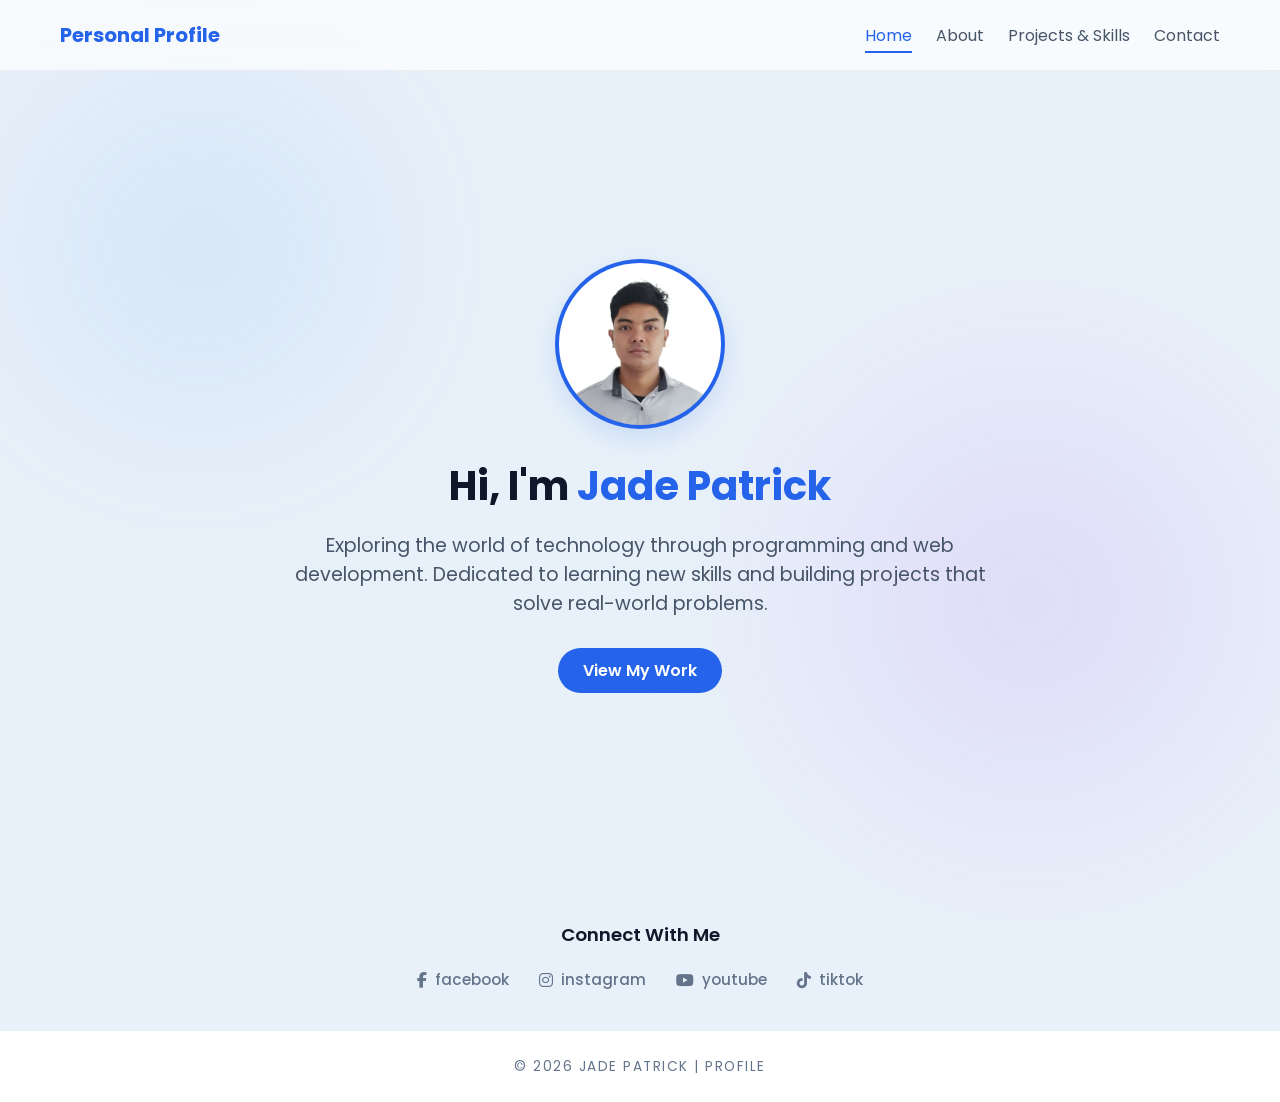
<file: Pages/index.html>
<!DOCTYPE html>
<html lang="en">
<head>
    <!-- Meta information and external resources -->
    <meta charset="UTF-8">
    <meta name="viewport" content="width=device-width, initial-scale=1.0">
    <title>Jade Patrick | Home</title>

    <!-- CSS files -->
    <link rel="stylesheet" href="../global.css">
    <link rel="stylesheet" href="../Style/index.css">

    <!-- Font Awesome icons -->
    <link rel="stylesheet" href="https://cdnjs.cloudflare.com/ajax/libs/font-awesome/6.4.2/css/all.min.css">
</head>

<body>

    <!-- Background decorations -->
    <div class="bg-shape s1"></div>
    <div class="bg-shape s2"></div>

    <!-- Header and navigation -->
    <header>
        <div class="logo">Personal Profile</div>

        <nav>
            <a href="index.html" class="active">Home</a>
            <a href="about.html">About</a>
            <a href="projects.html">Projects & Skills</a>
            <a href="contact.html">Contact</a>
        </nav>
    </header>

    <!-- Hero section -->
    <section class="hero reveal" id="home">

        <!-- Hero content -->
        <div class="hero-content">

            <!-- Profile picture -->
            <img src="../Asset/profile.jpg" alt="Profile Picture">

            <!-- Introduction -->
            <h1>Hi, I'm <span id="typewriter"></span></h1>

            <!-- Short description -->
            <p>
                Exploring the world of technology through programming and web development.
                Dedicated to learning new skills and building projects that solve real-world problems.
            </p>

            <!-- Projects button -->
            <a href="projects.html" class="btn">View My Work</a>

        </div>
    </section>

    <!-- Social media links -->
    <section class="social-banner">
        <h3>Connect With Me</h3>

        <div class="social-row">
            <a href="https://www.facebook.com/share/1DAHw2x4QT/" target="_blank" rel="noopener noreferrer"><i class="fa-brands fa-facebook-f"></i> facebook</a>
            <a href="https://www.instagram.com/iam.jadeeeeeeeee?igsh=bHdmMmdwdWo0a2No" target="_blank" rel="noopener noreferrer"><i class="fa-brands fa-instagram"></i> instagram</a>
            <a href="https://youtube.com/@jr_educators?si=QnRAGDJ5duNEMr8T" target="_blank" rel="noopener noreferrer"><i class="fa-brands fa-youtube"></i> youtube</a>
            <a href="https://vt.tiktok.com/ZSCBKYwdV/" target="_blank" rel="noopener noreferrer"><i class="fa-brands fa-tiktok"></i> tiktok</a>
        </div>
    </section>

    <!-- Footer -->
    <footer class="footer">
        <div class="credit">© 2026 Jade Patrick | Profile</div>
    </footer>

    <!-- JavaScript file -->
    <script src="../script.js"></script>

</body>
</html>
</file>
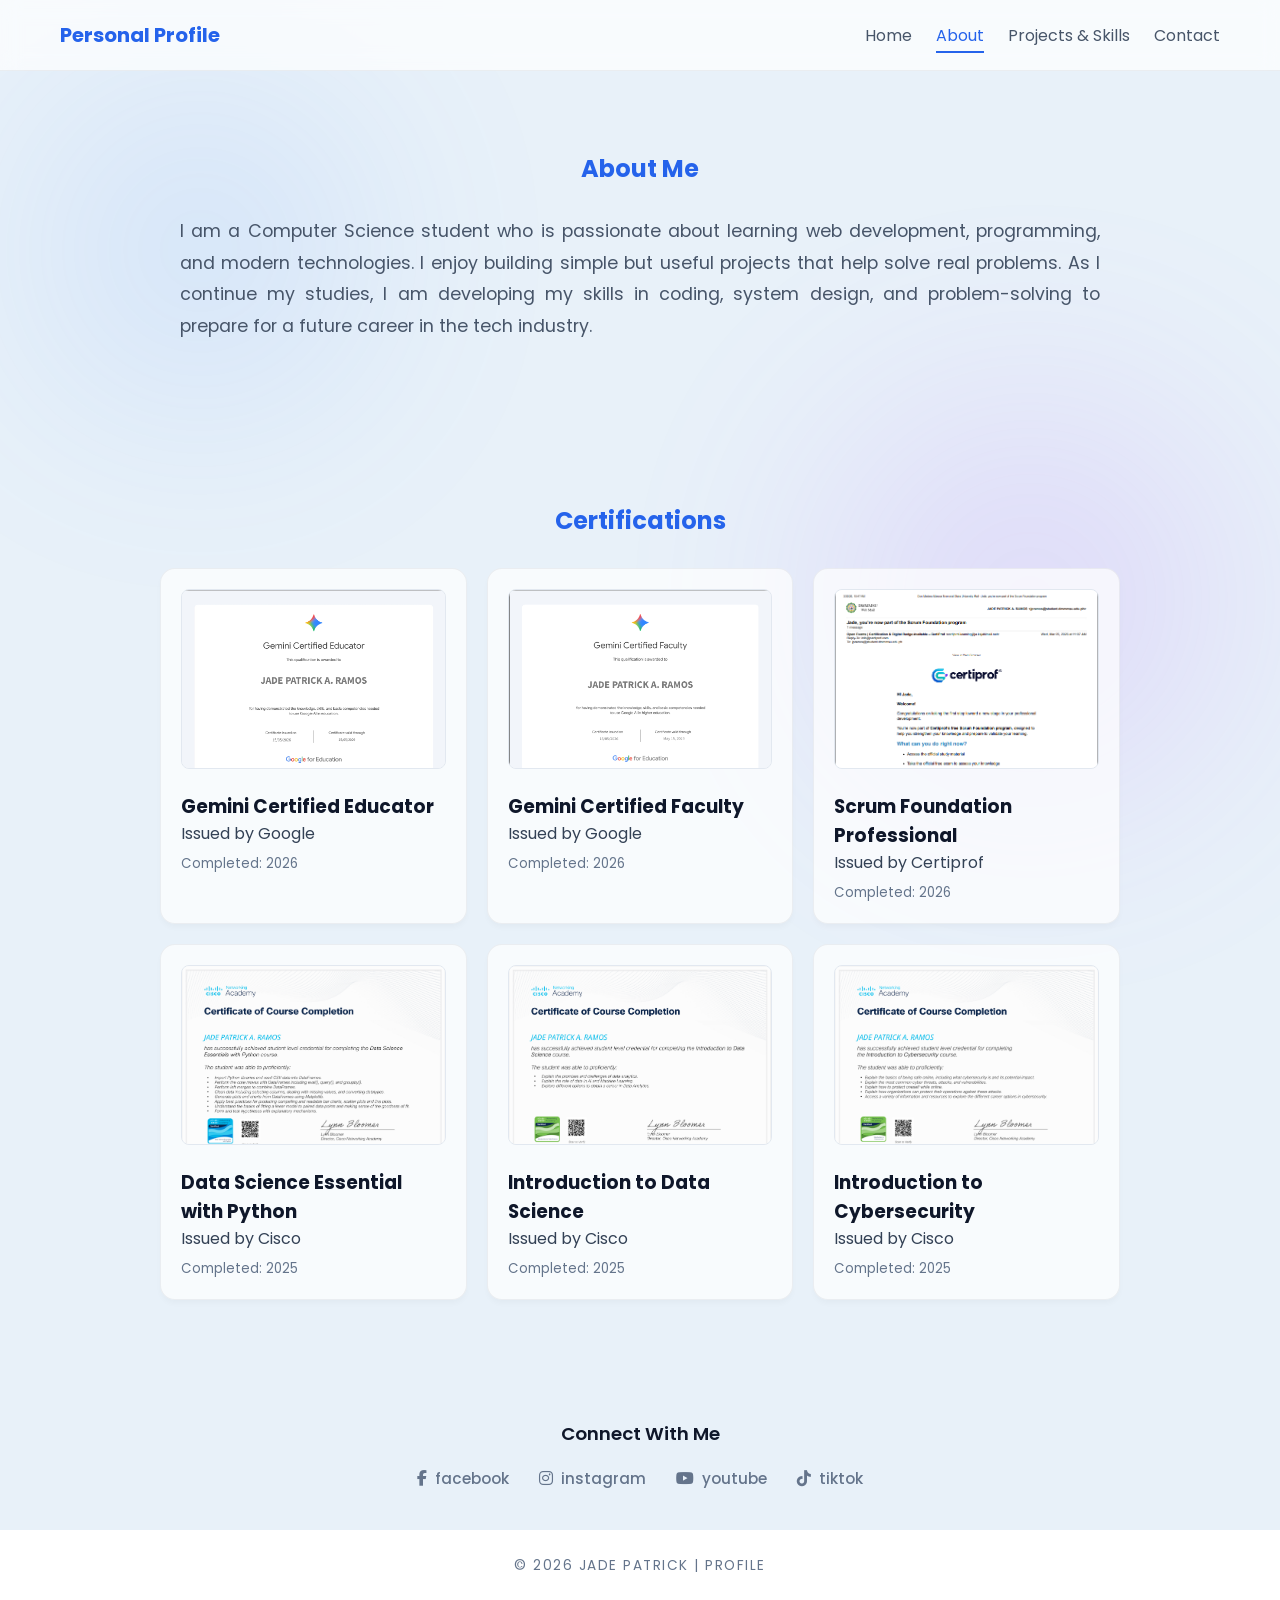
<file: Pages/about.html>
<!DOCTYPE html>
<html lang="en">
<head>
    <!-- Meta information and external resources -->
    <meta charset="UTF-8">
    <meta name="viewport" content="width=device-width, initial-scale=1.0">
    <title>Jade Patrick | About</title>

    <!-- CSS files -->
    <link rel="stylesheet" href="../global.css">
    <link rel="stylesheet" href="../Style/about.css">

    <!-- Font Awesome icons -->
    <link rel="stylesheet" href="https://cdnjs.cloudflare.com/ajax/libs/font-awesome/6.4.2/css/all.min.css">
</head>

<body>

    <!-- Background decorations -->
    <div class="bg-shape s1"></div>
    <div class="bg-shape s2"></div>

    <!-- Header and navigation -->
    <header>
        <div class="logo">Personal Profile</div>

        <nav>
            <a href="index.html">Home</a>
            <a href="about.html" class="active">About</a>
            <a href="projects.html">Projects & Skills</a>
            <a href="contact.html">Contact</a>
        </nav>
    </header>

    <!-- About Me section -->
    <section class="section reveal" id="about">
        <h2>About Me</h2>

        <p class="about-text">
            I am a Computer Science student who is passionate about
            learning web development, programming, and modern technologies.
            I enjoy building simple but useful projects that help solve real problems.
            As I continue my studies, I am developing my skills in coding, system design,
            and problem-solving to prepare for a future career in the tech industry.
        </p>
    </section>

    <!-- Certifications section -->
    <section class="section reveal" id="certifications">
        <h2>Certifications</h2>

        <!-- Certification cards -->
        <div class="grid">

            <div class="card">
                <img src="../Cert/GeminiEducator.png" alt="Gemini Certified Educator" class="cert-img">
                <h3>Gemini Certified Educator</h3>
                <p>Issued by Google</p>
                <small>Completed: 2026</small>
            </div>

            <div class="card">
                <img src="../Cert/GeminiFaculty.png" alt="Gemini Certified Faculty" class="cert-img">
                <h3>Gemini Certified Faculty</h3>
                <p>Issued by Google</p>
                <small>Completed: 2026</small>
            </div>

            <div class="card">
                <img src="../Cert/Scrum.png" alt="Scrum Foundation Professional" class="cert-img">
                <h3>Scrum Foundation Professional</h3>
                <p>Issued by Certiprof</p>
                <small>Completed: 2026</small>
            </div>

            <div class="card">
                <img src="../Cert/DataSciewithPython.png" alt="Data Science Essential with Python" class="cert-img">
                <h3>Data Science Essential with Python</h3>
                <p>Issued by Cisco</p>
                <small>Completed: 2025</small>
            </div>

            <div class="card">
                <img src="../Cert/IntroDataS.png" alt="Introduction to Data Science" class="cert-img">
                <h3>Introduction to Data Science</h3>
                <p>Issued by Cisco</p>
                <small>Completed: 2025</small>
            </div>

            <div class="card">
                <img src="../Cert/Cybersecurity.png" alt="Introduction to Cybersecurity" class="cert-img">
                <h3>Introduction to Cybersecurity</h3>
                <p>Issued by Cisco</p>
                <small>Completed: 2025</small>
            </div>

        </div>
    </section>

    <!-- Social media links -->
    <section class="social-banner">
        <h3>Connect With Me</h3>

        <div class="social-row">
            <a href="https://www.facebook.com/share/1DAHw2x4QT/" target="_blank" rel="noopener noreferrer"><i class="fa-brands fa-facebook-f"></i> facebook</a>
            <a href="https://www.instagram.com/iam.jadeeeeeeeee?igsh=bHdmMmdwdWo0a2No" target="_blank" rel="noopener noreferrer"><i class="fa-brands fa-instagram"></i> instagram</a>
            <a href="https://youtube.com/@jr_educators?si=QnRAGDJ5duNEMr8T" target="_blank" rel="noopener noreferrer"><i class="fa-brands fa-youtube"></i> youtube</a>
            <a href="https://vt.tiktok.com/ZSCBKYwdV/" target="_blank" rel="noopener noreferrer"><i class="fa-brands fa-tiktok"></i> tiktok</a>
        </div>
    </section>

    <!-- Footer -->
    <footer class="footer">
        <div class="credit">© 2026 Jade Patrick | Profile</div>
    </footer>

    <!-- Image preview modal -->
    <div id="image-modal" class="modal">
        <span class="close-modal">&times;</span>
        <img class="modal-content" id="expanded-img">
    </div>

    <!-- JavaScript file -->
    <script src="../script.js"></script>

</body>
</html>
</file>
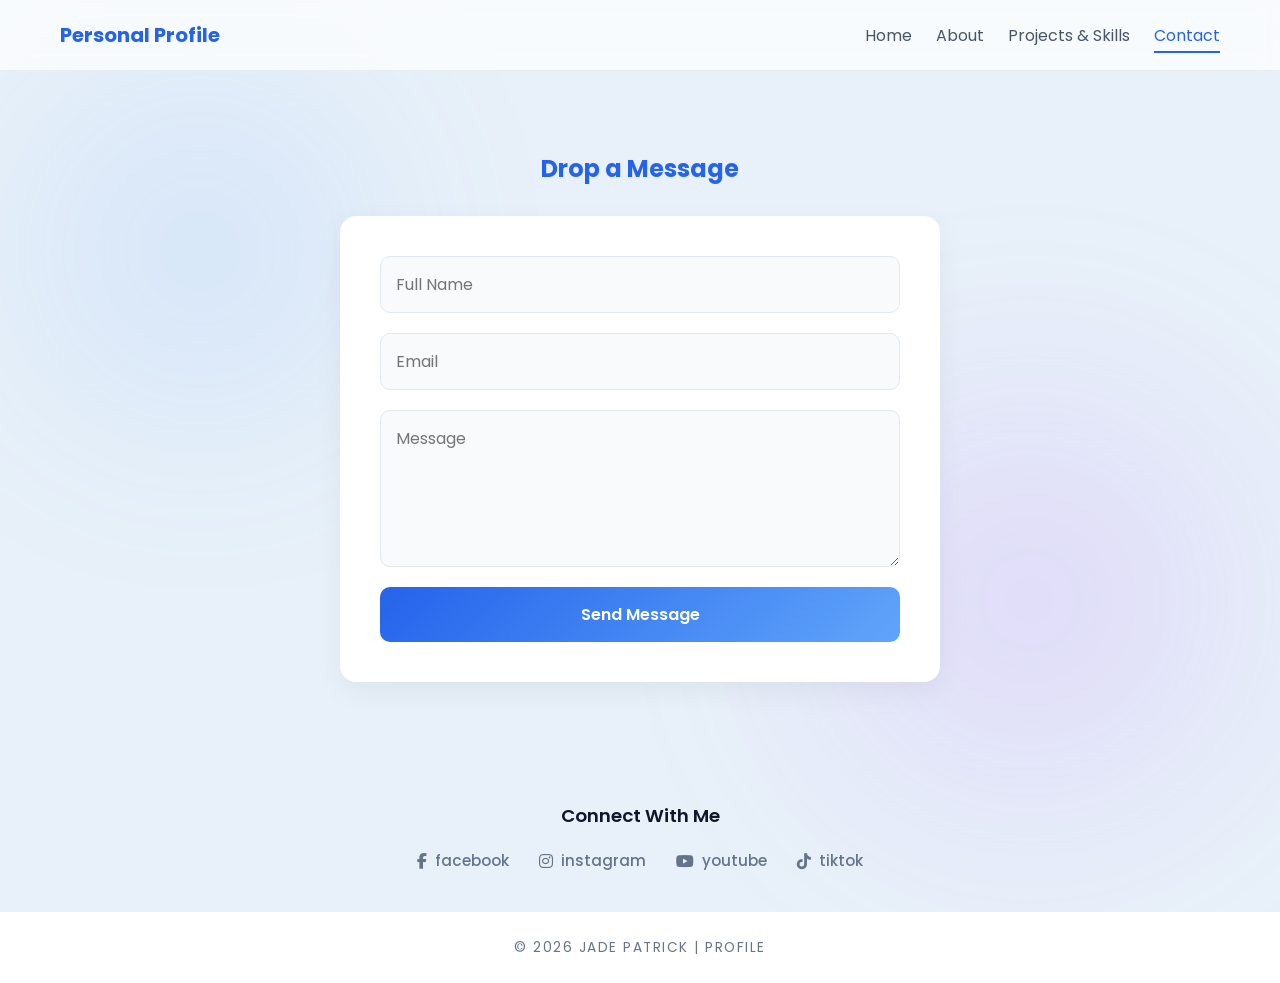
<file: Pages/contact.html>
<!DOCTYPE html>
<html lang="en">
<head>
    <meta charset="UTF-8">
    <meta name="viewport" content="width=device-width, initial-scale=1.0">
    <title>Jade Patrick | Contact</title>
    
    <link rel="stylesheet" href="../global.css">
    <link rel="stylesheet" href="../Style/contact.css">
    <link rel="stylesheet" href="https://cdnjs.cloudflare.com/ajax/libs/font-awesome/6.4.2/css/all.min.css">
</head>
<body>
    <div class="bg-shape s1"></div>
    <div class="bg-shape s2"></div>

    <header>
        <div class="logo">Personal Profile</div>
        <nav>
            <a href="index.html">Home</a>
            <a href="about.html">About</a>
            <a href="projects.html">Projects & Skills</a>
            <a href="contact.html" class="active">Contact</a>
        </nav>
    </header>

    <section class="section reveal">
        <h2>Drop a Message</h2>
        
        <form id="mongo-contact-form" class="contact-form">
            <input type="text" id="name" placeholder="Full Name" required>
            <input type="email" id="email" placeholder="Email" required>
            <textarea id="message" rows="5" placeholder="Message" required></textarea>
            <button type="submit" id="submit-btn">Send Message</button>
            <div id="form-status" class="status-msg"></div>
        </form>
    </section>

    <section class="social-banner">
        <h3>Connect With Me</h3>
        <div class="social-row">
            <a href="https://www.facebook.com/share/1DAHw2x4QT/" target="_blank" rel="noopener noreferrer"><i class="fa-brands fa-facebook-f"></i> facebook</a>
            <a href="https://www.instagram.com/iam.jadeeeeeeeee?igsh=bHdmMmdwdWo0a2No" target="_blank" rel="noopener noreferrer"><i class="fa-brands fa-instagram"></i> instagram</a>
            <a href="https://youtube.com/@jr_educators?si=QnRAGDJ5duNEMr8T" target="_blank" rel="noopener noreferrer"><i class="fa-brands fa-youtube"></i> youtube</a>
            <a href="https://vt.tiktok.com/ZSCBKYwdV/" target="_blank" rel="noopener noreferrer"><i class="fa-brands fa-tiktok"></i> tiktok</a>
        </div>
    </section>

    <footer class="footer">
        <div class="credit">© 2026 Jade Patrick | Profile</div>
    </footer>

    <script src="../script.js"></script>
    <script>
        // Supabase Cloud Database Configuration
        const SUPABASE_URL = "https://znpjrdticwxcxxhsqnlf.supabase.co/rest/v1/messages"; 
        const SUPABASE_ANON_KEY = "eyJhbGciOiJIUzI1NiIsInR5cCI6IkpXVCJ9.eyJpc3MiOiJzdXBhYmFzZSIsInJlZiI6InpucGpyZHRpY3d4Y3h4aHNxbmxmIiwicm9sZSI6ImFub24iLCJpYXQiOjE3ODI2Mjk2MjEsImV4cCI6MjA5ODIwNTYyMX0.gqo_ssjJ15U5jHDTSDTc6RDDaLzwdXCXyJRuS5O-3y0";

        document.getElementById('mongo-contact-form').addEventListener('submit', async function(e) {
            e.preventDefault(); 
            
            const submitBtn = document.getElementById('submit-btn');
            const statusMsg = document.getElementById('form-status');
            
            // Get input data
            const name = document.getElementById('name').value;
            const email = document.getElementById('email').value;
            const message = document.getElementById('message').value;

            // UI feedback
            submitBtn.innerText = "Sending...";
            submitBtn.disabled = true;
            statusMsg.style.display = "none";

            // Prepare payload for Supabase
            const payload = {
                name: name,
                email: email,
                message: message
            };

            try {
                const response = await fetch(SUPABASE_URL, {
                    method: 'POST',
                    headers: {
                        'apikey': SUPABASE_ANON_KEY,
                        'Authorization': `Bearer ${SUPABASE_ANON_KEY}`,
                        'Content-Type': 'application/json',
                        'Prefer': 'return=minimal' 
                    },
                    body: JSON.stringify(payload)
                });

                if (response.ok) {
                    statusMsg.innerText = "Success! Your message was saved to Supabase Cloud Storage.";
                    statusMsg.className = "status-msg status-success";
                    statusMsg.style.display = "block";
                    document.getElementById('mongo-contact-form').reset(); // Clear inputs
                } else {
                    // Try to read error message details from Supabase if request fails
                    const errDetail = await response.json().catch(() => ({}));
                    console.error("Supabase API rejection info:", errDetail);
                    throw new Error(errDetail.message || 'Failed response from database endpoint.');
                }
            } catch (error) {
                console.error("Supabase Error:", error);
                statusMsg.innerText = "Error sending message. Please check database configuration.";
                statusMsg.className = "status-msg status-error";
                statusMsg.style.display = "block";
            } finally {
                submitBtn.innerText = "Send Message";
                submitBtn.disabled = false;
            }
        });
    </script>
</body>
</html>
</file>
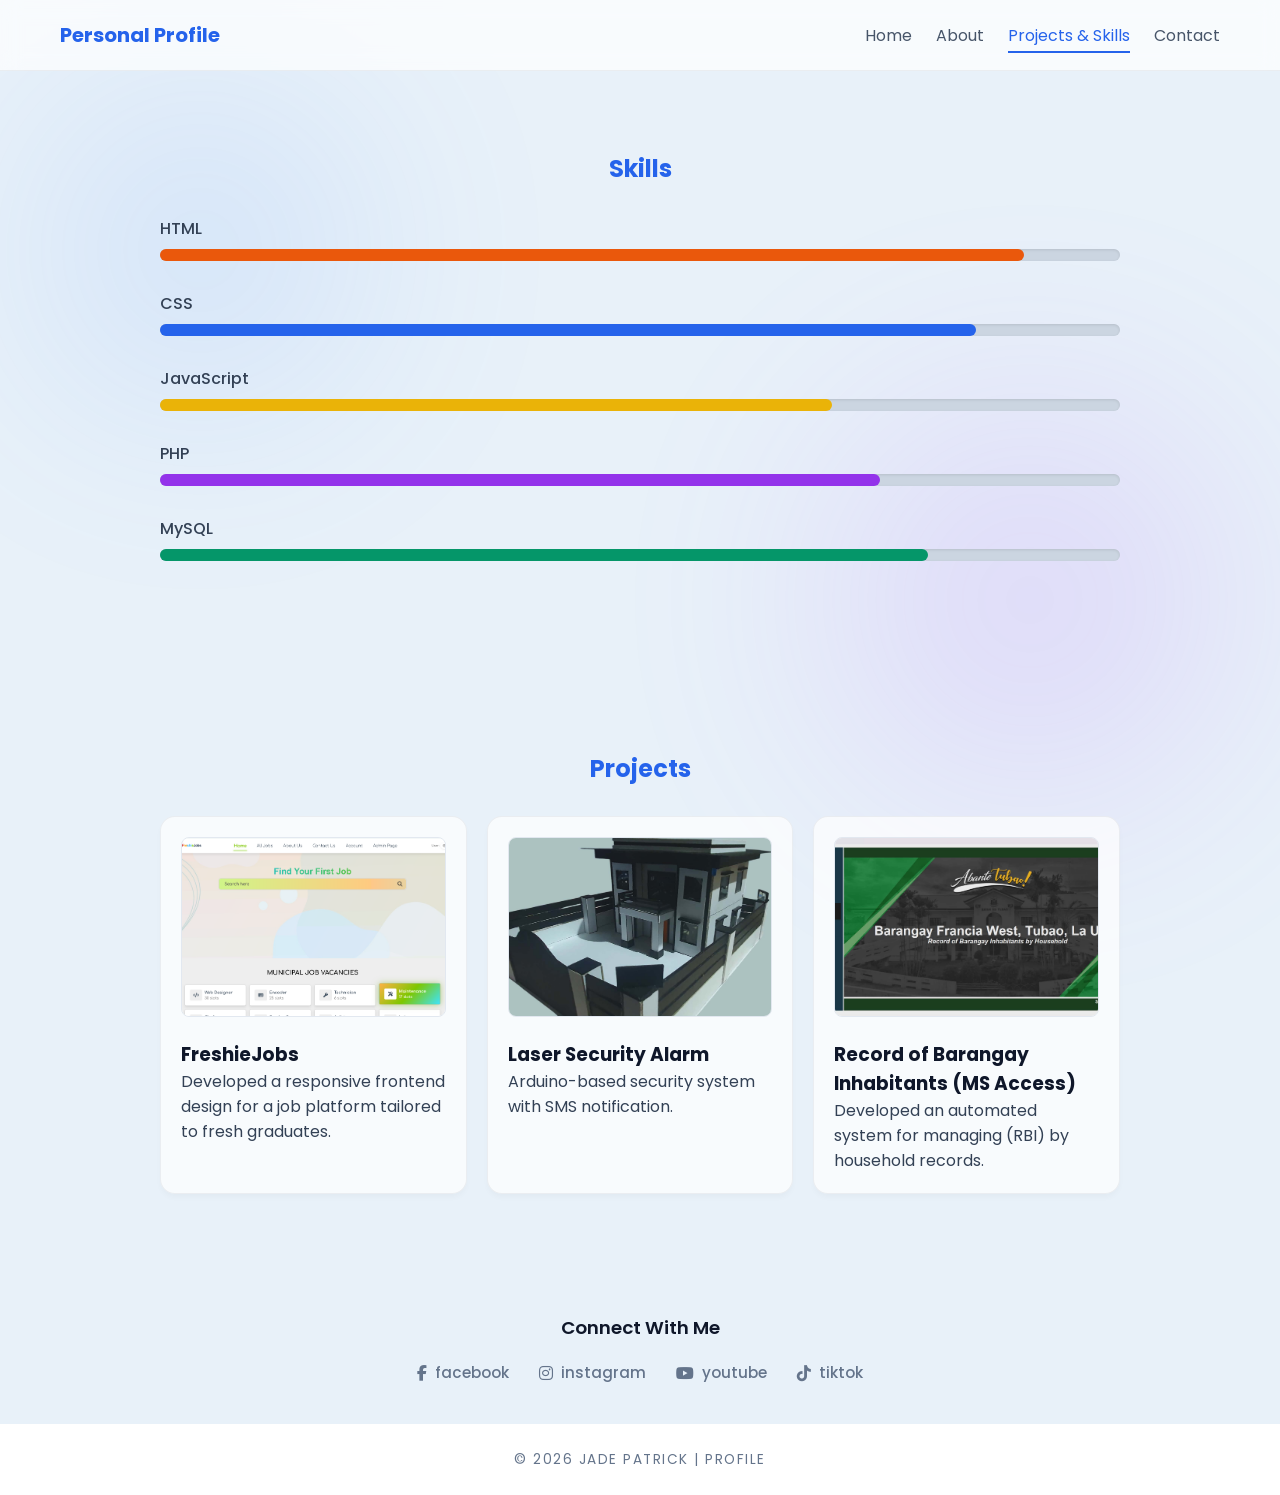
<file: Pages/projects.html>
<!DOCTYPE html>
<html lang="en">
<head>
    <!-- Meta information and external resources -->
    <meta charset="UTF-8">
    <meta name="viewport" content="width=device-width, initial-scale=1.0">
    <title>Jade Patrick | Projects</title>

    <!-- CSS files -->
    <link rel="stylesheet" href="../global.css">
    <link rel="stylesheet" href="../Style/projects.css">

    <!-- Font Awesome icons -->
    <link rel="stylesheet" href="https://cdnjs.cloudflare.com/ajax/libs/font-awesome/6.4.2/css/all.min.css">
</head>

<body>

    <!-- Background decorations -->
    <div class="bg-shape s1"></div>
    <div class="bg-shape s2"></div>

    <!-- Header and navigation -->
    <header>
        <div class="logo">Personal Profile</div>

        <nav>
            <a href="index.html">Home</a>
            <a href="about.html">About</a>
            <a href="projects.html" class="active">Projects & Skills</a>
            <a href="contact.html">Contact</a>
        </nav>
    </header>

    <!-- Skills section -->
    <section class="section reveal">

        <h2>Skills</h2>

        <!-- Skill bars -->
        <div class="skill"><p>HTML</p><div class="bar"><div class="progress html"></div></div></div>
        <div class="skill"><p>CSS</p><div class="bar"><div class="progress css"></div></div></div>
        <div class="skill"><p>JavaScript</p><div class="bar"><div class="progress js"></div></div></div>
        <div class="skill"><p>PHP</p><div class="bar"><div class="progress php"></div></div></div>
        <div class="skill"><p>MySQL</p><div class="bar"><div class="progress sql"></div></div></div>

    </section>

    <!-- Projects section -->
    <section class="section reveal">

        <h2>Projects</h2>

        <!-- Project cards -->
        <div class="grid">

            <div class="card">
            <img src="../Asset/freshiejobs.png" alt="FreshieJobs Interface" class="project-video">
            <h3>FreshieJobs</h3>
            <p>Developed a responsive frontend design for a job platform tailored to fresh graduates.</p>
        </div>

        <div class="card">
            <img src="../Asset/laser-alarm.jpg" alt="Laser Security Alarm Setup" class="project-video">
            <h3>Laser Security Alarm</h3>
            <p>Arduino-based security system with SMS notification.</p>
        </div>

        <div class="card">
            <img src="../Asset/rbi-system.jpg" alt="Record of Barangay Inhabitants Dashboard" class="project-video">
            <h3>Record of Barangay Inhabitants (MS Access)</h3>
            <p>Developed an automated system for managing (RBI) by household records.</p>
        </div>

        </div>

    </section>

    <!-- Social media links -->
    <section class="social-banner">

        <h3>Connect With Me</h3>

        <div class="social-row">
            <a href="https://www.facebook.com/share/1DAHw2x4QT/" target="_blank" rel="noopener noreferrer"><i class="fa-brands fa-facebook-f"></i> facebook</a>
            <a href="https://www.instagram.com/iam.jadeeeeeeeee?igsh=bHdmMmdwdWo0a2No" target="_blank" rel="noopener noreferrer"><i class="fa-brands fa-instagram"></i> instagram</a>
            <a href="https://youtube.com/@jr_educators?si=QnRAGDJ5duNEMr8T" target="_blank" rel="noopener noreferrer"><i class="fa-brands fa-youtube"></i> youtube</a>
            <a href="https://vt.tiktok.com/ZSCBKYwdV/" target="_blank" rel="noopener noreferrer"><i class="fa-brands fa-tiktok"></i> tiktok</a>
        </div>

    </section>

    <!-- Footer -->
    <footer class="footer">
        <div class="credit">© 2026 Jade Patrick | Profile</div>
    </footer>

    <!-- JavaScript file -->
    <script src="../script.js"></script>

</body>
</html>
</file>
<file: global.css>
@import url('https://fonts.googleapis.com/css2?family=Poppins:wght@300;400;500;600;700&display=swap');

* {
    margin: 0;
    padding: 0;
    box-sizing: border-box;
    font-family: 'Poppins', sans-serif;
    scroll-behavior: smooth;
}

/* GLOBAL PAGE TRANSITION */
body {
    background: #e8f1f9;
    color: #334155;
    overflow-x: hidden;
    animation: pageFadeIn 0.2s ease-out forwards;
}

@keyframes pageFadeIn {
    from {
        opacity: 0;
    }
    to {
        opacity: 1;
    }
}

/* BACKGROUND SHAPES */
.bg-shape {
    position: absolute;
    border-radius: 50%;
    filter: blur(120px);
    opacity: 0.15;
    z-index: -1;
}

.s1 {
    width: 300px;
    height: 300px;
    background: #3b82f6;
    top: 100px;
    left: 50px;
}

.s2 {
    width: 400px;
    height: 400px;
    background: #a855f7;
    bottom: 100px;
    right: 50px;
}

/* NAVBAR */
header {
    display: flex;
    justify-content: space-between;
    align-items: center;
    padding: 20px 60px;
    position: sticky;
    top: 0;
    background: rgba(255, 255, 255, 0.7);
    backdrop-filter: blur(10px);
    border-bottom: 1px solid rgba(15, 23, 42, 0.06);
    z-index: 1000;
}

.logo {
    font-weight: 700;
    font-size: 20px;
    color: #2563eb;
}

nav a {
    display: inline-block;
    margin-left: 20px;
    text-decoration: none;
    color: #475569;
    transition: color 0.3s ease, transform 0.2s cubic-bezier(0.175, 0.885, 0.32, 1.275);
    position: relative;
}

nav a::after {
    content: '';
    position: absolute;
    left: 0;
    bottom: -5px;
    width: 0%;
    height: 2px;
    background: #2563eb;
    transition: width 0.3s cubic-bezier(0.25, 1, 0.5, 1);
}

nav a:hover, 
nav a.active {
    color: #2563eb;
}

nav a:hover::after, 
nav a.active::after {
    width: 100%;
}

nav a:active {
    transform: scale(0.92);
}

/* SECTIONS & SCROLL REVEAL */
.section {
    padding: 80px 20px;
    max-width: 1000px;
    margin: auto;
}

.section h2 {
    text-align: center;
    margin-bottom: 30px;
    color: #2563eb;
}

.reveal {
    opacity: 0;
    transform: translateY(30px);
    transition: opacity 0.8s ease, transform 0.8s cubic-bezier(0.25, 1, 0.5, 1);
}

.reveal.active {
    opacity: 1;
    transform: translateY(0);
}

/* SHARED BUTTONS */
.btn {
    display: inline-block;
    margin-top: 15px;
    padding: 10px 25px;
    background: #2563eb;
    color: #ffffff;
    border-radius: 30px;
    text-decoration: none;
    font-weight: 600;
    transition: transform 0.3s cubic-bezier(0.175, 0.885, 0.32, 1.275), box-shadow 0.3s ease;
}

.btn:hover {
    transform: translateY(-4px);
    box-shadow: 0 12px 24px rgba(37, 99, 235, 0.3);
}

.btn:active {
    transform: translateY(-1px) scale(0.96);
    box-shadow: 0 4px 10px rgba(37, 99, 235, 0.2);
}

/* SHARED GRID & CARDS (Used on About and Projects pages) */
.grid {
    display: grid;
    grid-template-columns: repeat(auto-fit, minmax(250px, 1fr));
    gap: 20px;
}

.card {
    background: rgba(255, 255, 255, 0.7);
    padding: 20px;
    border-radius: 15px;
    border: 1px solid rgba(15, 23, 42, 0.06);
    box-shadow: 0 4px 6px -1px rgba(0, 0, 0, 0.03);
    transition: transform 0.4s cubic-bezier(0.175, 0.885, 0.32, 1.275), background-color 0.3s ease, border-color 0.3s ease, box-shadow 0.4s ease;
    cursor: pointer;
}

.card h3 {
    color: #0f172a;
}

.card:hover {
    transform: translateY(-8px);
    background: rgba(255, 255, 255, 0.95);
    border-color: #2563eb;
    box-shadow: 0 15px 30px rgba(15, 23, 42, 0.08);
}

.card:active {
    transform: translateY(-2px) scale(0.98);
    box-shadow: 0 6px 12px rgba(15, 23, 42, 0.04);
}

.card small {
    display: block;
    margin-top: 8px;
    color: #64748b;
}

/* SOCIAL BANNER & FOOTER */
.social-banner {
    text-align: center;
    margin-top: 40px;
}

.social-banner h3 {
    font-size: 1.15rem;
    color: #0f172a;
    font-weight: 600;
    margin-bottom: 20px;
    text-transform: capitalize;
}

.social-banner .social-row {
    display: flex;
    justify-content: center;
    flex-wrap: wrap;
    gap: 30px;
}

.social-banner .social-row a {
    display: inline-flex;
    align-items: center;
    gap: 8px;
    text-decoration: none;
    color: #64748b;
    font-size: 0.95rem;
    font-weight: 500;
    transition: transform 0.3s cubic-bezier(0.175, 0.885, 0.32, 1.275), color 0.3s ease;
}

.social-banner .social-row a i {
    font-size: 1rem;
    transition: transform 0.3s ease;
}

.social-banner .social-row a:hover {
    color: #2563eb;
    transform: translateY(-4px);
}

.social-banner .social-row a:hover i {
    transform: scale(1.15);
}

.social-banner .social-row a:active {
    transform: translateY(-1px) scale(0.96);
}

.social-banner .social-row a:hover .fa-facebook-f {
    color: #1877f2;
}

.social-banner .social-row a:hover .fa-instagram {
    color: #e1306c;
}

.social-banner .social-row a:hover .fa-youtube {
    color: #ff0000;
}

.social-banner .social-row a:hover .fa-tiktok {
    color: #000000;
}

.footer {
    background: rgb(255, 255, 255);
    padding: 25px 20px;
    text-align: center;
    color: #64748b;
    border-top: 1px solid #ffffff;
    margin-top: 40px;
}

.footer .credit {
    font-size: 0.85rem;
    text-transform: uppercase;
    letter-spacing: 1.5px;
}
</file>
<file: Style/index.css>
@import url('https://fonts.googleapis.com/css2?family=Poppins:wght@300;400;500;600;700&display=swap');

* {
    margin: 0;
    padding: 0;
    box-sizing: border-box;
    font-family: 'Poppins', sans-serif;
    scroll-behavior: smooth;
}

/* GLOBAL PAGE TRANSITION */
body {
    background: #e8f1f9;
    color: #334155;
    overflow-x: hidden;
    animation: pageFadeIn 0.2s ease-out forwards;
}

@keyframes pageFadeIn {
    from {
        opacity: 0;
    }
    to {
        opacity: 1;
    }
}

/* BACKGROUND SHAPES */
.bg-shape {
    position: absolute;
    border-radius: 50%;
    filter: blur(120px);
    opacity: 0.15;
    z-index: -1;
}

.s1 {
    width: 300px;
    height: 300px;
    background: #3b82f6;
    top: 100px;
    left: 50px;
}

.s2 {
    width: 400px;
    height: 400px;
    background: #a855f7;
    bottom: 100px;
    right: 50px;
}

/* NAVBAR */
header {
    display: flex;
    justify-content: space-between;
    align-items: center;
    padding: 20px 60px;
    position: sticky;
    top: 0;
    background: rgba(255, 255, 255, 0.7);
    backdrop-filter: blur(10px);
    border-bottom: 1px solid rgba(15, 23, 42, 0.06);
    z-index: 1000;
}

.logo {
    font-weight: 700;
    font-size: 20px;
    color: #2563eb;
}

nav a {
    display: inline-block;
    margin-left: 20px;
    text-decoration: none;
    color: #475569;
    transition: color 0.3s ease, transform 0.2s cubic-bezier(0.175, 0.885, 0.32, 1.275);
    position: relative;
}

nav a::after {
    content: '';
    position: absolute;
    left: 0;
    bottom: -5px;
    width: 0%;
    height: 2px;
    background: #2563eb;
    transition: width 0.3s cubic-bezier(0.25, 1, 0.5, 1);
}

nav a:hover, 
nav a.active {
    color: #2563eb;
}

nav a:hover::after, 
nav a.active::after {
    width: 100%;
}

nav a:active {
    transform: scale(0.92);
}

/* SECTIONS & SCROLL REVEAL */
.section {
    padding: 80px 20px;
    max-width: 1000px;
    margin: auto;
}

.section h2 {
    text-align: center;
    margin-bottom: 30px;
    color: #2563eb;
}

.reveal {
    opacity: 0;
    transform: translateY(30px);
    transition: opacity 0.8s ease, transform 0.8s cubic-bezier(0.25, 1, 0.5, 1);
}

.reveal.active {
    opacity: 1;
    transform: translateY(0);
}


/* HERO */
.hero {
    height: 90vh;
    display: flex;
    justify-content: center;
    align-items: center;
    text-align: center;
}

/* ==========================================================================
   INTERACTIVE GRADIENT PROFILE PICTURE
   ========================================================================== */
.hero-content img {
    width: 170px;
    height: 170px;
    border-radius: 50%;
    object-fit: cover;
    
    /* 1. Remove the old solid border */
    border: none;
    
    /* 2. Create the new border thickness using padding */
    padding: 4px; 
    
    /* 3. The sliding gradient trick (200% wide) */
    /* Left half is solid blue, Right half is a Blue-to-Purple-to-Pink gradient */
    background: linear-gradient(to right, #2563eb 0%, #2563eb 50%, #2563eb 50%, #a855f7 75%, #ec4899 100%);
    background-size: 200% 100%;
    background-position: left; /* Starts on the solid blue side */
    
    box-shadow: 0 10px 25px rgba(37, 99, 235, 0.15);
    
    /* 4. Animate the background-position sliding over */
    transition: transform 0.4s cubic-bezier(0.175, 0.885, 0.32, 1.275), 
                box-shadow 0.4s ease, 
                background-position 0.5s ease;
}

.hero-content img:hover {
    transform: scale(1.05) translateY(-8px);
    
    /* Slides the background to the right, revealing the gradient! */
    background-position: right; 
    
    /* The shadow smoothly shifts from blue to purple to match the gradient */
    box-shadow: 0 20px 40px rgba(168, 85, 247, 0.35); 
}

.hero-content img:active {
    transform: scale(0.95) translateY(0);
    box-shadow: 0 5px 15px rgba(168, 85, 247, 0.2);
}

.hero h1 {
    font-size: 2.5rem;
    margin-top: 20px;
    color: #0f172a;
}

.hero span {
    color: #2563eb;
}

.hero h3 {
    color: #64748b;
    font-weight: 500;
}

.hero p {
    max-width: 700px;
    margin: 15px auto;
    font-size: 1.20rem;
    color: #475569;
}

/* SHARED BUTTONS */
.btn {
    display: inline-block;
    margin-top: 15px;
    padding: 10px 25px;
    background: #2563eb;
    color: #ffffff;
    border-radius: 30px;
    text-decoration: none;
    font-weight: 600;
    transition: transform 0.3s cubic-bezier(0.175, 0.885, 0.32, 1.275), box-shadow 0.3s ease;
}

.btn:hover {
    transform: translateY(-4px);
    box-shadow: 0 12px 24px rgba(37, 99, 235, 0.3);
}

.btn:active {
    transform: translateY(-1px) scale(0.96);
    box-shadow: 0 4px 10px rgba(37, 99, 235, 0.2);
}

/* SHARED GRID & CARDS (Used on About and Projects pages) */
.grid {
    display: grid;
    grid-template-columns: repeat(auto-fit, minmax(250px, 1fr));
    gap: 20px;
}

.card {
    background: rgba(255, 255, 255, 0.7);
    padding: 20px;
    border-radius: 15px;
    border: 1px solid rgba(15, 23, 42, 0.06);
    box-shadow: 0 4px 6px -1px rgba(0, 0, 0, 0.03);
    transition: transform 0.4s cubic-bezier(0.175, 0.885, 0.32, 1.275), background-color 0.3s ease, border-color 0.3s ease, box-shadow 0.4s ease;
    cursor: pointer;
}

.card h3 {
    color: #0f172a;
}

.card:hover {
    transform: translateY(-8px);
    background: rgba(255, 255, 255, 0.95);
    border-color: #2563eb;
    box-shadow: 0 15px 30px rgba(15, 23, 42, 0.08);
}

.card:active {
    transform: translateY(-2px) scale(0.98);
    box-shadow: 0 6px 12px rgba(15, 23, 42, 0.04);
}

.card small {
    display: block;
    margin-top: 8px;
    color: #64748b;
}

/* SOCIAL BANNER & FOOTER */
.social-banner {
    text-align: center;
    margin-top: 40px;
}

.social-banner h3 {
    font-size: 1.15rem;
    color: #0f172a;
    font-weight: 600;
    margin-bottom: 20px;
    text-transform: capitalize;
}

.social-banner .social-row {
    display: flex;
    justify-content: center;
    flex-wrap: wrap;
    gap: 30px;
}

.social-banner .social-row a {
    display: inline-flex;
    align-items: center;
    gap: 8px;
    text-decoration: none;
    color: #64748b;
    font-size: 0.95rem;
    font-weight: 500;
    transition: transform 0.3s cubic-bezier(0.175, 0.885, 0.32, 1.275), color 0.3s ease;
}

.social-banner .social-row a i {
    font-size: 1rem;
    transition: transform 0.3s ease;
}

.social-banner .social-row a:hover {
    color: #2563eb;
    transform: translateY(-4px);
}

.social-banner .social-row a:hover i {
    transform: scale(1.15);
}

.social-banner .social-row a:active {
    transform: translateY(-1px) scale(0.96);
}

.social-banner .social-row a:hover .fa-facebook-f {
    color: #1877f2;
}

.social-banner .social-row a:hover .fa-instagram {
    color: #e1306c;
}

.social-banner .social-row a:hover .fa-youtube {
    color: #ff0000;
}

.social-banner .social-row a:hover .fa-tiktok {
    color: #000000;
}

.footer {
    background: rgb(255, 255, 255);
    padding: 25px 20px;
    text-align: center;
    color: #64748b;
    border-top: 1px solid #ffffff;
    margin-top: 40px;
}

.footer .credit {
    font-size: 0.85rem;
    text-transform: uppercase;
    letter-spacing: 1.5px;
}
</file>
<file: Style/about.css>
/* ==========================================================================
   ABOUT ME TEXT
   ========================================================================== */
.about-text {
    font-size: 1.1rem;
    line-height: 1.8;
    color: #475569;
    max-width: 1000px;
    margin: 0 auto;
    text-align: justify;
    padding: 0 20px;
}

/* ==========================================================================
   REAL CERTIFICATE IMAGES 
   ========================================================================== */
.card .cert-img {
    width: 100%;
    height: 180px;
    object-fit: cover;
    object-position: top;
    border-radius: 8px;
    margin-bottom: 16px;
    border: 1px solid #e2e8f0;
    cursor: pointer;
    transition: transform 0.4s cubic-bezier(0.175, 0.885, 0.32, 1.275);
}

.card:hover .cert-img {
    transform: scale(1.05);
}

/* ==========================================================================
   CARD CONTAINER GRADIENT HOVER
   ========================================================================== */
.card {
    position: relative; /* This is required so the gradient border aligns perfectly */
}

/* Creating the invisible gradient border layer */
.card::before {
    content: "";
    position: absolute;
    inset: -2px; /* Pulls the border slightly outside the card */
    border-radius: 12px; /* Should be slightly larger than your card's border-radius */
    padding: 3px; /* This sets the thickness of the gradient border */
    background: linear-gradient(135deg, #2563eb, #9333ea, #ea580c);
    
    /* The mask trick cuts out the middle, leaving only the border */
    -webkit-mask: 
        linear-gradient(#fff 0 0) content-box, 
        linear-gradient(#fff 0 0);
    -webkit-mask-composite: xor;
    mask-composite: exclude;
    
    opacity: 0; /* Hides the gradient by default */
    transition: opacity 0.4s ease;
    pointer-events: none; /* Prevents this invisible layer from blocking your clicks! */
}

/* Reveals the gradient border when you hover anywhere on the card */
.card:hover::before {
    opacity: 1;
}

/* ==========================================================================
   IMAGE POPUP MODAL (LIGHTBOX)
   ========================================================================== */
.modal {
    display: none;
    position: fixed;
    z-index: 9999;
    left: 0;
    top: 0;
    width: 100%;
    height: 100%;
    background-color: rgba(15, 23, 42, 0.9);
    backdrop-filter: blur(5px);
}

.modal-content {
    margin: auto;
    display: block;
    max-width: 90%;
    max-height: 85vh;
    margin-top: 5vh;
    border-radius: 8px;
    box-shadow: 0 20px 50px rgba(0, 0, 0, 0.5);
    animation: zoomIn 0.3s cubic-bezier(0.175, 0.885, 0.32, 1.275);
}

.close-modal {
    position: absolute;
    top: 20px;
    right: 35px;
    color: #f1f1f1;
    font-size: 40px;
    font-weight: bold;
    cursor: pointer;
    transition: 0.3s;
}

.close-modal:hover {
    color: #2563eb;
}

@keyframes zoomIn {
    from {
        transform: scale(0.8);
        opacity: 0;
    }
    to {
        transform: scale(1);
        opacity: 1;
    }
}
</file>
<file: Style/contact.css>
/* ==========================================================================
   CONTACT INFO BOX
   ========================================================================== */
.contact-box {
    display: flex;
    justify-content: center;
    flex-wrap: wrap;
    gap: 20px;
    margin-bottom: 40px;
    color: #475569;
    font-size: 1.1rem;
}

.contact-item {
    display: flex;
    align-items: center;
    gap: 8px;
    background: #ffffff;
    padding: 10px 20px;
    border-radius: 30px;
    box-shadow: 0 2px 10px rgba(0, 0, 0, 0.05);
}

.contact-item i {
    color: #2563eb;
}

/* ==========================================================================
   CONTACT FORM
   ========================================================================== */
.contact-form { 
    max-width: 600px; 
    margin: 0 auto; 
    display: flex; 
    flex-direction: column; 
    gap: 20px; 
    background: #ffffff;
    padding: 40px;
    border-radius: 16px;
    box-shadow: 0 10px 30px rgba(0, 0, 0, 0.05);
}

.contact-form input, 
.contact-form textarea { 
    width: 100%; 
    padding: 15px; 
    background: #f8fafc; 
    border: 1px solid #e2e8f0; 
    border-radius: 10px; 
    color: #334155; 
    font-family: inherit; 
    font-size: 1rem;
    outline: none; 
    transition: all 0.3s ease; 
}

/* Smooth blue ring when typing */
.contact-form input:focus, 
.contact-form textarea:focus { 
    border-color: #60a5fa; 
    background: #ffffff; 
    box-shadow: 0 0 0 3px rgba(96, 165, 250, 0.2);
}

.contact-form button { 
    padding: 15px; 
    background: linear-gradient(135deg, #2563eb, #60a5fa); 
    color: #ffffff; 
    font-weight: 600; 
    font-size: 16px; 
    border: none; 
    border-radius: 10px; 
    cursor: pointer; 
    transition: all 0.3s ease; 
}

.contact-form button:hover { 
    transform: translateY(-3px); 
    box-shadow: 0 10px 20px rgba(37, 99, 235, 0.3); 
}

/* ==========================================================================
   FORM STATUS MESSAGES
   ========================================================================== */
.status-msg { 
    text-align: center; 
    font-weight: 500; 
    padding: 10px;
    border-radius: 8px;
    display: none; 
}

.status-success { 
    background: #d1fae5;
    color: #059669; 
    border: 1px solid #34d399;
}

.status-error { 
    background: #fee2e2;
    color: #dc2626; 
    border: 1px solid #f87171;
}
</file>
<file: Style/projects.css>
/* ==========================================================================
   SKILLS PROGRESS BARS
   ========================================================================== */
.skill { 
    margin-bottom: 30px; /* Increased slightly to make room for the tooltips */
}

.skill p {
    font-weight: 500;
    margin-bottom: 8px;
    color: #334155;
}

/* THE EMPTY TRACK */
.bar { 
    width: 100%; 
    height: 12px; 
    background: #cbd5e1; 
    border-radius: 20px; 
    box-shadow: inset 0 1px 3px rgba(0, 0, 0, 0.1); 
    /* Removed overflow: hidden; so the hover tooltip can escape the box! */
}

/* THE COLORED FILL */
.progress { 
    height: 100%; 
    border-radius: 20px; 
    position: relative; /* Allows us to attach the tooltip to the end of the bar */
}

/* ==========================================================================
   THE HOVER TOOLTIPS (Speech Bubble & Arrow)
   ========================================================================== */
/* The Speech Bubble */
.progress::after {
    position: absolute;
    right: 0;
    top: -35px;
    background: #1e293b;
    color: #ffffff;
    font-size: 0.75rem;
    font-weight: 600;
    padding: 4px 8px;
    border-radius: 6px;
    opacity: 0;
    visibility: hidden;
    /* Centers the bubble right over the tip of the colored bar */
    transform: translateY(10px) translateX(50%);
    transition: all 0.3s cubic-bezier(0.175, 0.885, 0.32, 1.275);
}

/* The Little Triangle Arrow pointing down */
.progress::before {
    content: '';
    position: absolute;
    right: 0;
    top: -10px;
    border-width: 6px;
    border-style: solid;
    border-color: #1e293b transparent transparent transparent;
    opacity: 0;
    visibility: hidden;
    transform: translateY(10px) translateX(50%);
    transition: all 0.3s cubic-bezier(0.175, 0.885, 0.32, 1.275);
}

/* When hovering anywhere on the grey track, show the tooltip! */
.bar:hover .progress::after,
.bar:hover .progress::before {
    opacity: 1;
    visibility: visible;
    transform: translateY(0) translateX(50%); /* Rises up nicely */
}

/* ==========================================================================
   INDIVIDUAL SKILLS (Colors, Tooltip Text & Width Animations)
   ========================================================================== */
.html { 
    background: #ea580c; 
    animation: fillHtml 1.5s cubic-bezier(0.25, 1, 0.5, 1) forwards; 
    animation-delay: 0.1s;
}
.html::after { content: "90%"; } /* Injects the text into the tooltip */

.css { 
    background: #2563eb; 
    animation: fillCss 1.5s cubic-bezier(0.25, 1, 0.5, 1) forwards; 
    animation-delay: 0.2s;
}
.css::after { content: "85%"; }

.js { 
    background: #eab308; 
    animation: fillJs 1.5s cubic-bezier(0.25, 1, 0.5, 1) forwards; 
    animation-delay: 0.3s;
}
.js::after { content: "70%"; }

.php { 
    background: #9333ea; 
    animation: fillPhp 1.5s cubic-bezier(0.25, 1, 0.5, 1) forwards; 
    animation-delay: 0.4s;
}
.php::after { content: "75%"; }

.sql { 
    background: #059669; 
    animation: fillSql 1.5s cubic-bezier(0.25, 1, 0.5, 1) forwards; 
    animation-delay: 0.5s;
}
.sql::after { content: "80%"; }

/* ==========================================================================
   WIDTH KEYFRAMES (Prevents tooltips from stretching horizontally)
   ========================================================================== */
@keyframes fillHtml { from { width: 0; } to { width: 90%; } }
@keyframes fillCss  { from { width: 0; } to { width: 85%; } }
@keyframes fillJs   { from { width: 0; } to { width: 70%; } }
@keyframes fillPhp  { from { width: 0; } to { width: 75%; } }
@keyframes fillSql  { from { width: 0; } to { width: 80%; } }

/* ==========================================================================
   PROJECT VIDEOS
   ========================================================================== */
.card .project-video {
    width: 100%;
    height: 180px;
    object-fit: cover;
    object-position: center;
    border-radius: 8px;
    margin-bottom: 16px;
    border: 1px solid #e2e8f0;
    transition: transform 0.4s cubic-bezier(0.175, 0.885, 0.32, 1.275);
    
    /* ADDED THIS: Makes it show the clicking finger icon */
    cursor: pointer; 
    
    /* MAKE SURE TO DELETE the pointer-events: none; line! */
}

/* The zoom effect when you hover over the card */
.card:hover .project-video {
    transform: scale(1.05);
}
</file>
